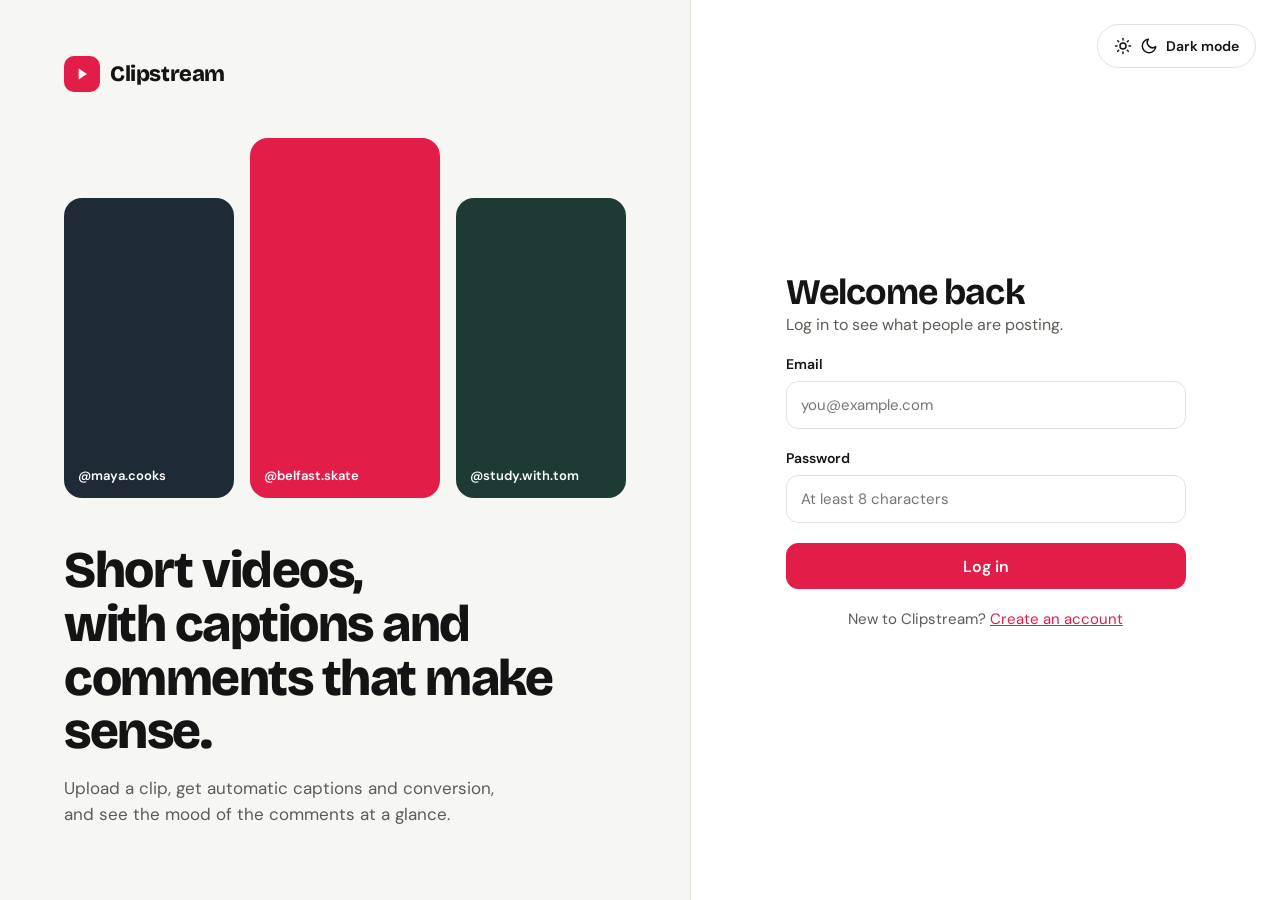
<file: clipstream_folder/frontend/index.html>
<!doctype html>
<html lang="en">
<head>
  <meta charset="utf-8">
  <meta name="viewport" content="width=device-width, initial-scale=1">
  <title>Clipstream: log in</title>
  <script>
    // Apply the saved theme before the page paints, so there is no flash of the wrong colours.
    (function () {
      try {
        document.documentElement.setAttribute('data-theme', localStorage.getItem('clipstream.theme') === 'dark' ? 'dark' : 'light');
      } catch (e) { document.documentElement.setAttribute('data-theme', 'light'); }
    })();
  </script>
  <link rel="preconnect" href="https://fonts.googleapis.com">
  <link rel="preconnect" href="https://fonts.gstatic.com" crossorigin>
  <link rel="stylesheet" href="https://fonts.googleapis.com/css2?family=Bricolage+Grotesque:wght@600;700;800&family=DM+Sans:wght@400;500;600;700&display=swap">
  <link rel="stylesheet" href="css/styles.css">
  <script type="module" src="js/auth.js"></script>
</head>
<body>
  <main class="auth">
    <section class="auth-brand" aria-label="About Clipstream">
      <a class="brand" href="index.html">
        <span class="brand-mark" aria-hidden="true">
          <svg width="20" height="20" viewBox="0 0 24 24" fill="#fff"><path d="M8 5.5v13l10-6.5z"/></svg>
        </span>
        Clipstream
      </a>
      <div class="auth-tiles" aria-hidden="true">
        <div class="auth-tile" style="width:170px;height:300px;background:#1f2a37">@maya.cooks</div>
        <div class="auth-tile" style="width:190px;height:360px;background:#e11d48">@belfast.skate</div>
        <div class="auth-tile" style="width:170px;height:300px;background:#1e3a34">@study.with.tom</div>
      </div>
      <div>
        <h2>Short videos,<br>with captions and comments that make sense.</h2>
        <p>Upload a clip, get automatic captions and conversion, and see the mood of the comments at a glance.</p>
      </div>
    </section>

    <section class="auth-form-wrap">
      <button type="button" class="theme-toggle" data-theme-toggle>
        <svg data-icon-sun width="18" height="18" viewBox="0 0 24 24" fill="none" stroke="currentColor" stroke-width="2" stroke-linecap="round" aria-hidden="true"><circle cx="12" cy="12" r="4"/><path d="M12 2v2M12 20v2M4.9 4.9l1.4 1.4M17.7 17.7l1.4 1.4M2 12h2M20 12h2M4.9 19.1l1.4-1.4M17.7 6.3l1.4-1.4"/></svg>
        <svg data-icon-moon width="18" height="18" viewBox="0 0 24 24" fill="none" stroke="currentColor" stroke-width="2" stroke-linecap="round" stroke-linejoin="round" aria-hidden="true"><path d="M21 12.8A9 9 0 1 1 11.2 3a7 7 0 0 0 9.8 9.8z"/></svg>
        <span data-theme-label>Dark mode</span>
      </button>

      <form class="auth-form" id="auth-form" novalidate>
        <div>
          <h1 id="auth-title">Welcome back</h1>
          <p class="muted" id="auth-subtitle">Log in to see what people are posting.</p>
        </div>

        <div class="field" id="name-field" hidden>
          <label for="name">Display name</label>
          <input id="name" name="name" type="text" autocomplete="name" placeholder="Your name">
        </div>

        <div class="field">
          <label for="email">Email</label>
          <input id="email" name="email" type="email" autocomplete="email" placeholder="you@example.com" required>
        </div>

        <div class="field">
          <label for="password">Password</label>
          <input id="password" name="password" type="password" autocomplete="current-password" placeholder="At least 8 characters" required>
        </div>

        <p class="form-error" id="auth-error" role="alert" hidden></p>

        <button type="submit" class="btn btn-primary" id="auth-submit">Log in</button>

        <p class="auth-switch">
          <span id="auth-switch-text">New to Clipstream?</span>
          <a href="#" id="auth-switch-link">Create an account</a>
        </p>
      </form>
    </section>
  </main>
</body>
</html>
</file>
<file: clipstream_folder/frontend/css/styles.css>
/* Clipstream styles. Colours are tokens on :root so light and dark mode share one set of rules. */

:root {
  --bg: #ffffff;
  --surface: #f6f6f3;
  --surface-2: #efefeb;
  --border: #e2e2dd;
  --text: #141414;
  --muted: #5c5c57;
  --input: #ffffff;
  --accent: #e11d48;
  --accent-hover: #be123c;
  --accent-text: #ffffff;
  --positive: #15803d;
  --neutral: #4b5563;
  --negative: #b91c1c;
  --radius: 12px;
  color-scheme: light;
}

[data-theme="dark"] {
  --bg: #0e0e10;
  --surface: #161619;
  --surface-2: #232327;
  --border: #2e2e33;
  --text: #f4f4f2;
  --muted: #a6a6ab;
  --input: #161619;
  --accent: #e11d48;
  --accent-hover: #f43f5e;
  --accent-text: #ffffff;
  --positive: #4ade80;
  --neutral: #d1d5db;
  --negative: #f87171;
  color-scheme: dark;
}

* { box-sizing: border-box; }

body {
  margin: 0;
  font-family: 'DM Sans', system-ui, -apple-system, sans-serif;
  background: var(--bg);
  color: var(--text);
  min-height: 100vh;
}

button, input, textarea { font: inherit; }
button { cursor: pointer; }
button:disabled { opacity: 0.4; cursor: default; }

a { color: var(--accent); }
a:hover { color: var(--accent-hover); }

:focus-visible {
  outline: 3px solid var(--accent);
  outline-offset: 2px;
}

[hidden] { display: none !important; }

.brand {
  display: flex;
  align-items: center;
  gap: 10px;
  font-family: 'Bricolage Grotesque', system-ui, sans-serif;
  font-weight: 800;
  font-size: 22px;
  letter-spacing: -0.4px;
  color: var(--text);
  text-decoration: none;
}

.brand-mark {
  width: 36px;
  height: 36px;
  border-radius: 10px;
  background: var(--accent);
  display: flex;
  align-items: center;
  justify-content: center;
  flex-shrink: 0;
}

.btn {
  height: 46px;
  padding: 0 18px;
  border-radius: var(--radius);
  border: 1px solid var(--border);
  background: var(--bg);
  color: var(--text);
  font-weight: 600;
  display: inline-flex;
  align-items: center;
  justify-content: center;
  gap: 8px;
  text-decoration: none;
}

.btn-primary {
  background: var(--accent);
  border-color: var(--accent);
  color: var(--accent-text);
}
.btn-primary:hover { background: var(--accent-hover); border-color: var(--accent-hover); color: var(--accent-text); }

.btn-icon {
  width: 52px;
  height: 52px;
  padding: 0;
  border-radius: 999px;
  border: none;
  background: var(--surface-2);
  color: var(--text);
  display: flex;
  align-items: center;
  justify-content: center;
}

.field { display: flex; flex-direction: column; gap: 8px; }
.field label { font-size: 14px; font-weight: 600; }
.field input, .field textarea {
  padding: 12px 14px;
  border-radius: var(--radius);
  border: 1px solid var(--border);
  background: var(--input);
  color: var(--text);
  font-size: 15px;
}
.field input { height: 48px; }
.field textarea { min-height: 96px; resize: vertical; }

.form-error {
  color: var(--negative);
  font-size: 14px;
  margin: 0;
}

.sr-only {
  position: absolute;
  width: 1px;
  height: 1px;
  overflow: hidden;
  clip: rect(0 0 0 0);
  white-space: nowrap;
}

/* ---------- Login and sign-up ---------- */

.auth {
  min-height: 100vh;
  display: grid;
  grid-template-columns: 1fr 1fr;
}

.auth-brand {
  background: var(--surface);
  border-right: 1px solid var(--border);
  padding: 56px 64px;
  display: flex;
  flex-direction: column;
  justify-content: space-between;
  gap: 32px;
}

.auth-brand h2 {
  margin: 0;
  font-family: 'Bricolage Grotesque', system-ui, sans-serif;
  font-size: clamp(36px, 4vw, 52px);
  line-height: 1.05;
  font-weight: 800;
  letter-spacing: -1.5px;
}

.auth-brand p {
  color: var(--muted);
  font-size: 17px;
  line-height: 1.5;
  max-width: 460px;
}

.auth-tiles { display: flex; gap: 16px; align-items: flex-end; }

.auth-tile {
  border-radius: 18px;
  padding: 14px;
  color: #ffffff;
  font-size: 13px;
  font-weight: 600;
  display: flex;
  align-items: flex-end;
}

.auth-form-wrap {
  display: flex;
  align-items: center;
  justify-content: center;
  padding: 48px 24px;
  position: relative;
}

.auth-form {
  width: 100%;
  max-width: 400px;
  display: flex;
  flex-direction: column;
  gap: 20px;
}

.auth-form h1 {
  margin: 0;
  font-family: 'Bricolage Grotesque', system-ui, sans-serif;
  font-size: 36px;
  font-weight: 700;
  letter-spacing: -0.8px;
}

.auth-form .muted { margin: 0; color: var(--muted); font-size: 16px; }

.auth-switch {
  text-align: center;
  color: var(--muted);
  font-size: 15px;
  margin: 0;
}

.theme-toggle {
  position: absolute;
  top: 24px;
  right: 24px;
  height: 44px;
  padding: 0 16px;
  border-radius: 999px;
  border: 1px solid var(--border);
  background: var(--bg);
  color: var(--text);
  display: inline-flex;
  align-items: center;
  gap: 8px;
  font-size: 14px;
  font-weight: 600;
}

/* ---------- Feed ---------- */

.app {
  display: grid;
  grid-template-columns: 248px 1fr 380px;
  height: 100vh;
  overflow: hidden;
}

.sidebar {
  border-right: 1px solid var(--border);
  padding: 28px 20px;
  display: flex;
  flex-direction: column;
  gap: 28px;
  overflow-y: auto;
}

.nav { display: flex; flex-direction: column; gap: 4px; }

.nav a {
  height: 46px;
  padding: 0 12px;
  border-radius: var(--radius);
  display: flex;
  align-items: center;
  gap: 12px;
  text-decoration: none;
  color: var(--text);
  font-size: 16px;
  font-weight: 500;
}
.nav a[aria-current="page"] { background: var(--surface-2); font-weight: 700; }

.sidebar-footer { margin-top: auto; display: flex; flex-direction: column; gap: 10px; }

.user-row { display: flex; align-items: center; gap: 10px; padding: 8px 4px; }
.user-row .name { font-size: 14px; font-weight: 600; }
.user-row .handle { font-size: 12px; color: var(--muted); }

.avatar {
  width: 40px;
  height: 40px;
  border-radius: 999px;
  color: #ffffff;
  display: inline-flex;
  align-items: center;
  justify-content: center;
  font-size: 14px;
  font-weight: 700;
  flex-shrink: 0;
}
.avatar-sm { width: 34px; height: 34px; font-size: 12px; }

.main {
  display: flex;
  flex-direction: column;
  align-items: center;
  justify-content: center;
  gap: 16px;
  padding: 24px;
  min-width: 0;
  position: relative;
}

.player-row { display: flex; align-items: center; gap: 20px; }

.player {
  width: min(405px, 100%);
  height: min(720px, calc(100vh - 140px));
  aspect-ratio: 9 / 16;
  border-radius: 20px;
  position: relative;
  overflow: hidden;
  color: #ffffff;
  display: flex;
  flex-direction: column;
  justify-content: flex-end;
}

.player-centre {
  position: absolute;
  inset: 0;
  display: flex;
  flex-direction: column;
  align-items: center;
  justify-content: center;
  gap: 12px;
}

.play-badge {
  width: 72px;
  height: 72px;
  border-radius: 999px;
  background: rgba(255, 255, 255, 0.18);
  display: flex;
  align-items: center;
  justify-content: center;
}

.player-meta {
  position: relative;
  padding: 20px;
  background: rgba(0, 0, 0, 0.35);
  display: flex;
  flex-direction: column;
  gap: 8px;
}

.status-pill {
  align-self: flex-start;
  font-size: 12px;
  font-weight: 700;
  padding: 4px 10px;
  border-radius: 999px;
  background: rgba(255, 255, 255, 0.2);
}

.captions {
  position: absolute;
  left: 16px;
  right: 16px;
  bottom: 150px;
  background: rgba(0, 0, 0, 0.7);
  border-radius: 12px;
  padding: 12px 14px;
  font-size: 15px;
  line-height: 1.45;
  max-height: 40%;
  overflow-y: auto;
}
.captions p { margin: 0 0 6px; }
.captions p:last-child { margin-bottom: 0; }
.captions-label { font-size: 12px; font-weight: 700; opacity: 0.8; margin-bottom: 6px; display: block; }

.rail { display: flex; flex-direction: column; gap: 18px; align-items: center; }
.rail-item { display: flex; flex-direction: column; align-items: center; gap: 4px; font-size: 13px; font-weight: 600; }

.nav-arrows { display: flex; flex-direction: column; gap: 12px; align-items: center; }
.nav-arrows .counter { font-size: 12px; color: var(--muted); font-weight: 600; }

.captions-toggle[aria-pressed="true"] { background: var(--text); color: var(--bg); }

/* Right-hand panel: creator, sentiment summary, comments */

.panel {
  border-left: 1px solid var(--border);
  display: flex;
  flex-direction: column;
  min-height: 0;
}

.creator {
  padding: 24px;
  display: flex;
  flex-direction: column;
  gap: 12px;
  border-bottom: 1px solid var(--border);
}

.creator-head { display: flex; align-items: center; gap: 12px; }
.creator-head .name { font-weight: 700; font-size: 16px; }
.creator-head .handle { font-size: 13px; color: var(--muted); }
.creator p { margin: 0; font-size: 15px; line-height: 1.5; }

.tags { display: flex; gap: 8px; flex-wrap: wrap; }
.tag {
  font-size: 13px;
  font-weight: 600;
  padding: 5px 10px;
  border-radius: 999px;
  background: var(--surface-2);
}

.sentiment-summary { display: flex; flex-direction: column; gap: 6px; }
.sentiment-summary .label { font-size: 13px; font-weight: 600; color: var(--muted); }
.sentiment-bar {
  display: flex;
  height: 8px;
  border-radius: 999px;
  overflow: hidden;
  background: var(--surface-2);
}
.sentiment-bar span { display: block; height: 100%; }
.bar-positive { background: var(--positive); }
.bar-neutral { background: var(--neutral); }
.bar-negative { background: var(--negative); }
.sentiment-legend { display: flex; gap: 14px; font-size: 12px; color: var(--muted); flex-wrap: wrap; }

.comments-head {
  padding: 16px 24px 8px;
  display: flex;
  justify-content: space-between;
  align-items: baseline;
}
.comments-head h2 { margin: 0; font-size: 16px; font-weight: 700; }
.comments-head span { font-size: 13px; color: var(--muted); }

.comment-list {
  flex: 1;
  overflow-y: auto;
  padding: 8px 24px 16px;
  display: flex;
  flex-direction: column;
  gap: 18px;
  min-height: 0;
}

.comment { display: flex; gap: 12px; }
.comment-body { display: flex; flex-direction: column; gap: 4px; min-width: 0; }
.comment-meta { display: flex; gap: 8px; align-items: center; font-size: 13px; flex-wrap: wrap; }
.comment-meta .name { font-weight: 700; }
.comment-meta .time { color: var(--muted); font-size: 12px; }
.comment-text { font-size: 14px; line-height: 1.45; overflow-wrap: anywhere; }

.sentiment-badge {
  font-size: 11px;
  font-weight: 700;
  padding: 2px 8px;
  border-radius: 999px;
  border: 1px solid currentColor;
  text-transform: capitalize;
}
.sentiment-positive { color: var(--positive); }
.sentiment-neutral { color: var(--neutral); }
.sentiment-negative { color: var(--negative); }

.comment-form {
  padding: 16px 24px 24px;
  border-top: 1px solid var(--border);
  display: flex;
  gap: 10px;
  align-items: center;
}
.comment-form input {
  flex: 1;
  min-width: 0;
  height: 44px;
  padding: 0 14px;
  border-radius: var(--radius);
  border: 1px solid var(--border);
  background: var(--input);
  color: var(--text);
  font-size: 14px;
}
.comment-form button {
  height: 44px;
  padding: 0 16px;
  border: none;
  border-radius: var(--radius);
  background: var(--accent);
  color: var(--accent-text);
  font-weight: 700;
}

.empty { color: var(--muted); font-size: 14px; }

/* ---------- Upload ---------- */

.upload-page {
  min-height: 100vh;
  display: flex;
  flex-direction: column;
}

.topbar {
  height: 72px;
  padding: 0 32px;
  display: flex;
  align-items: center;
  justify-content: space-between;
  border-bottom: 1px solid var(--border);
}

.upload-card {
  width: min(560px, calc(100% - 32px));
  margin: 48px auto;
  display: flex;
  flex-direction: column;
  gap: 20px;
}

.upload-card h1 {
  margin: 0;
  font-family: 'Bricolage Grotesque', system-ui, sans-serif;
  font-size: 32px;
  letter-spacing: -0.6px;
}

.dropzone {
  border: 2px dashed var(--border);
  border-radius: 16px;
  padding: 40px 24px;
  text-align: center;
  background: var(--surface);
  display: flex;
  flex-direction: column;
  align-items: center;
  gap: 10px;
}
.dropzone p { margin: 0; color: var(--muted); font-size: 14px; }

.progress {
  height: 8px;
  border-radius: 999px;
  background: var(--surface-2);
  overflow: hidden;
}
.progress span { display: block; height: 100%; background: var(--accent); transition: width 0.3s; }

.upload-status { font-size: 14px; color: var(--muted); margin: 0; }

/* ---------- Responsive ---------- */

@media (max-width: 1200px) {
  .app { grid-template-columns: 220px 1fr 340px; }
}

@media (max-width: 900px) {
  .auth { grid-template-columns: 1fr; }
  .auth-brand { display: none; }
  .app {
    grid-template-columns: 1fr;
    grid-template-rows: auto 1fr auto;
    height: auto;
    min-height: 100vh;
    overflow: visible;
  }
  .sidebar {
    flex-direction: row;
    align-items: center;
    padding: 12px 16px;
    border-right: none;
    border-bottom: 1px solid var(--border);
    gap: 12px;
    overflow-x: auto;
  }
  .nav { flex-direction: row; }
  .nav a { height: 40px; padding: 0 10px; font-size: 14px; }
  .nav a span.nav-label { display: none; }
  .sidebar-footer, .user-row, .sidebar .btn-upload-label { display: none; }
  .main { padding: 16px; }
  .player { height: min(640px, 70vh); }
  .panel { border-left: none; border-top: 1px solid var(--border); height: 60vh; }
  .theme-toggle { top: 12px; right: 12px; }
}

@media (prefers-reduced-motion: reduce) {
  * { transition: none !important; animation: none !important; }
}
</file>
